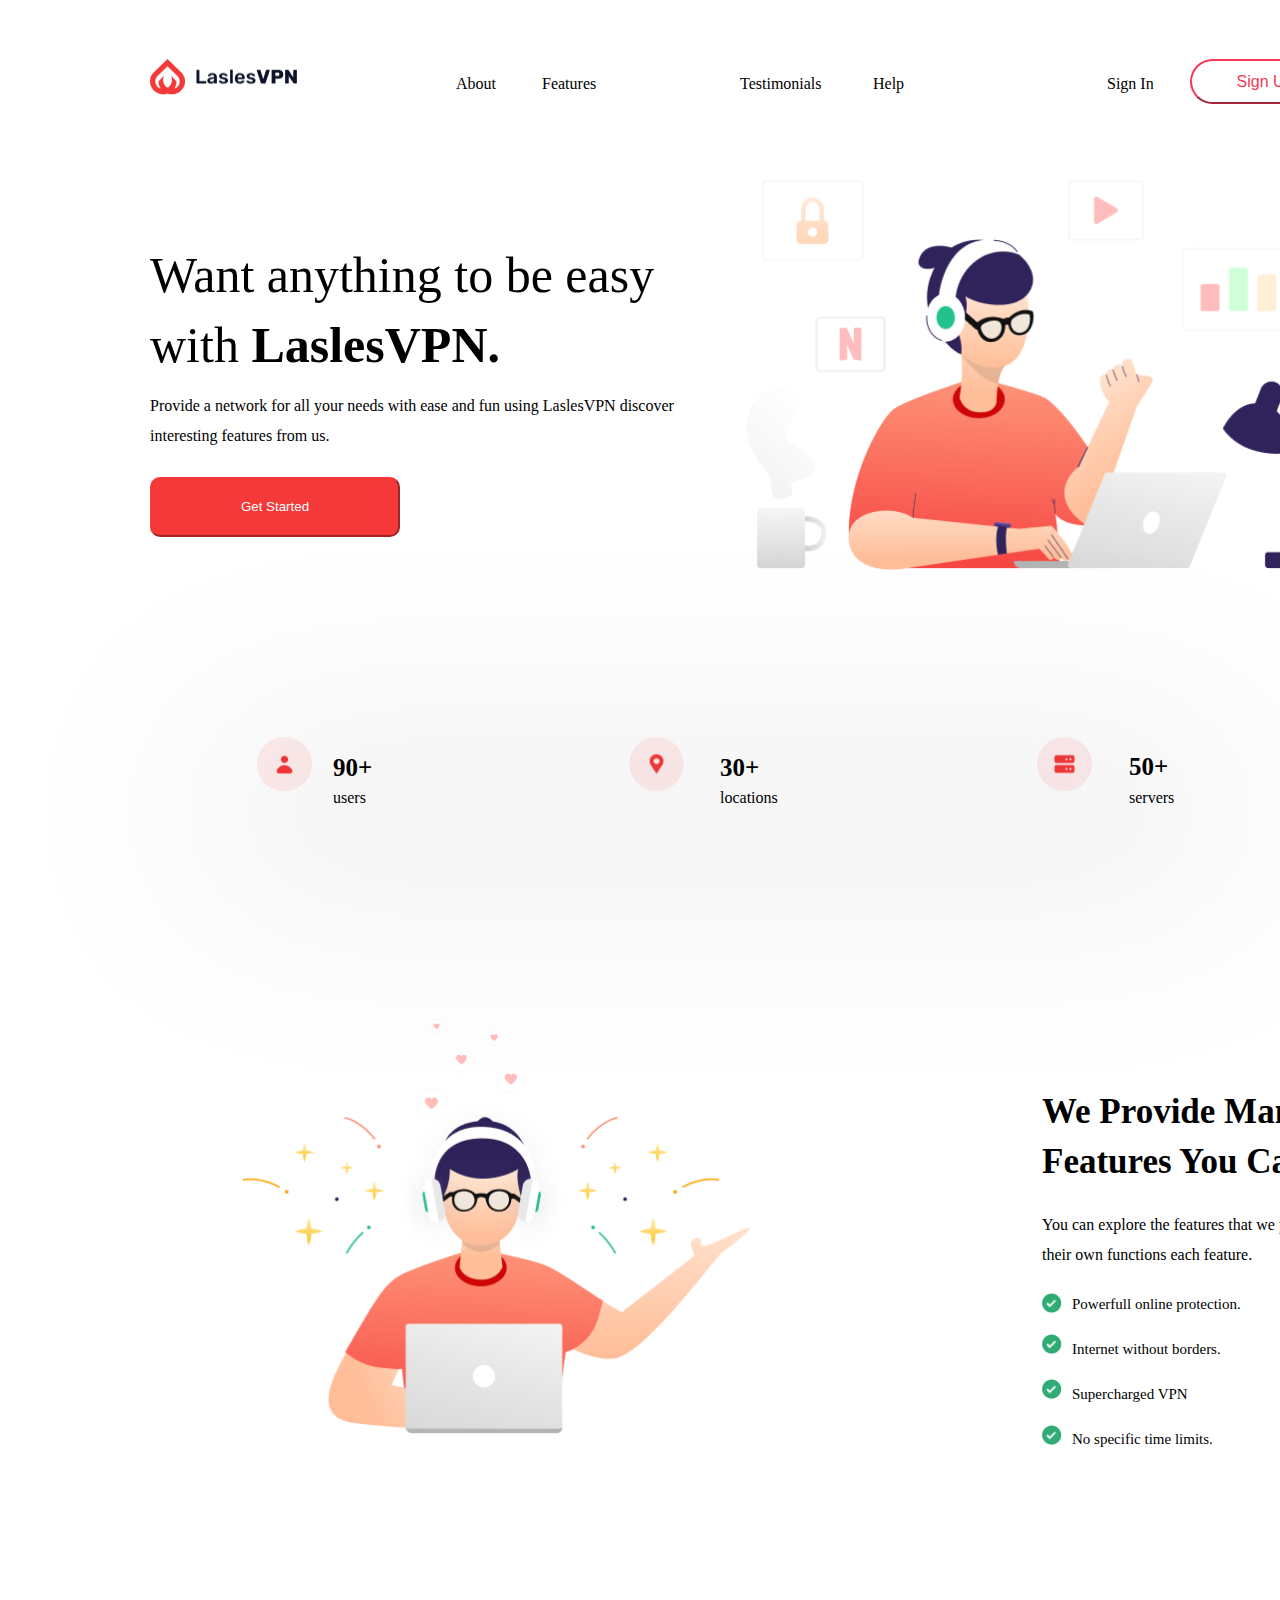
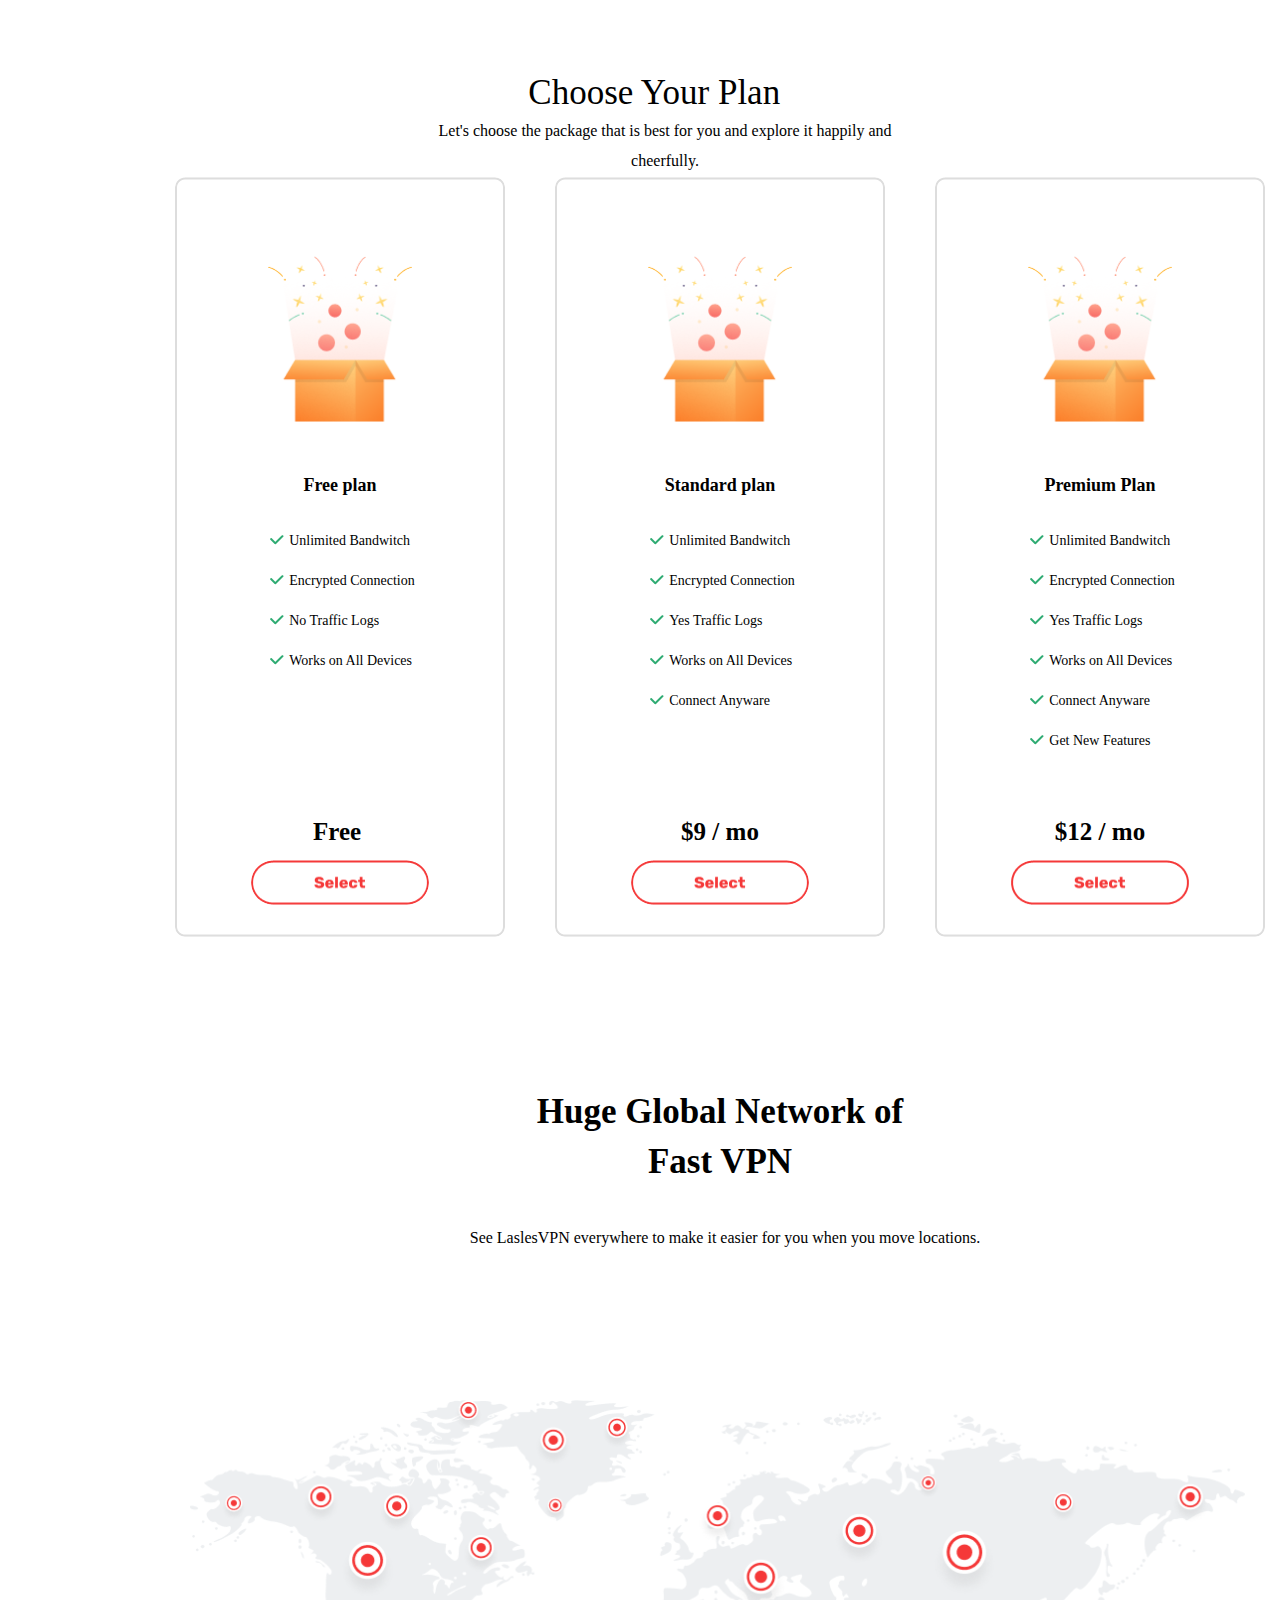
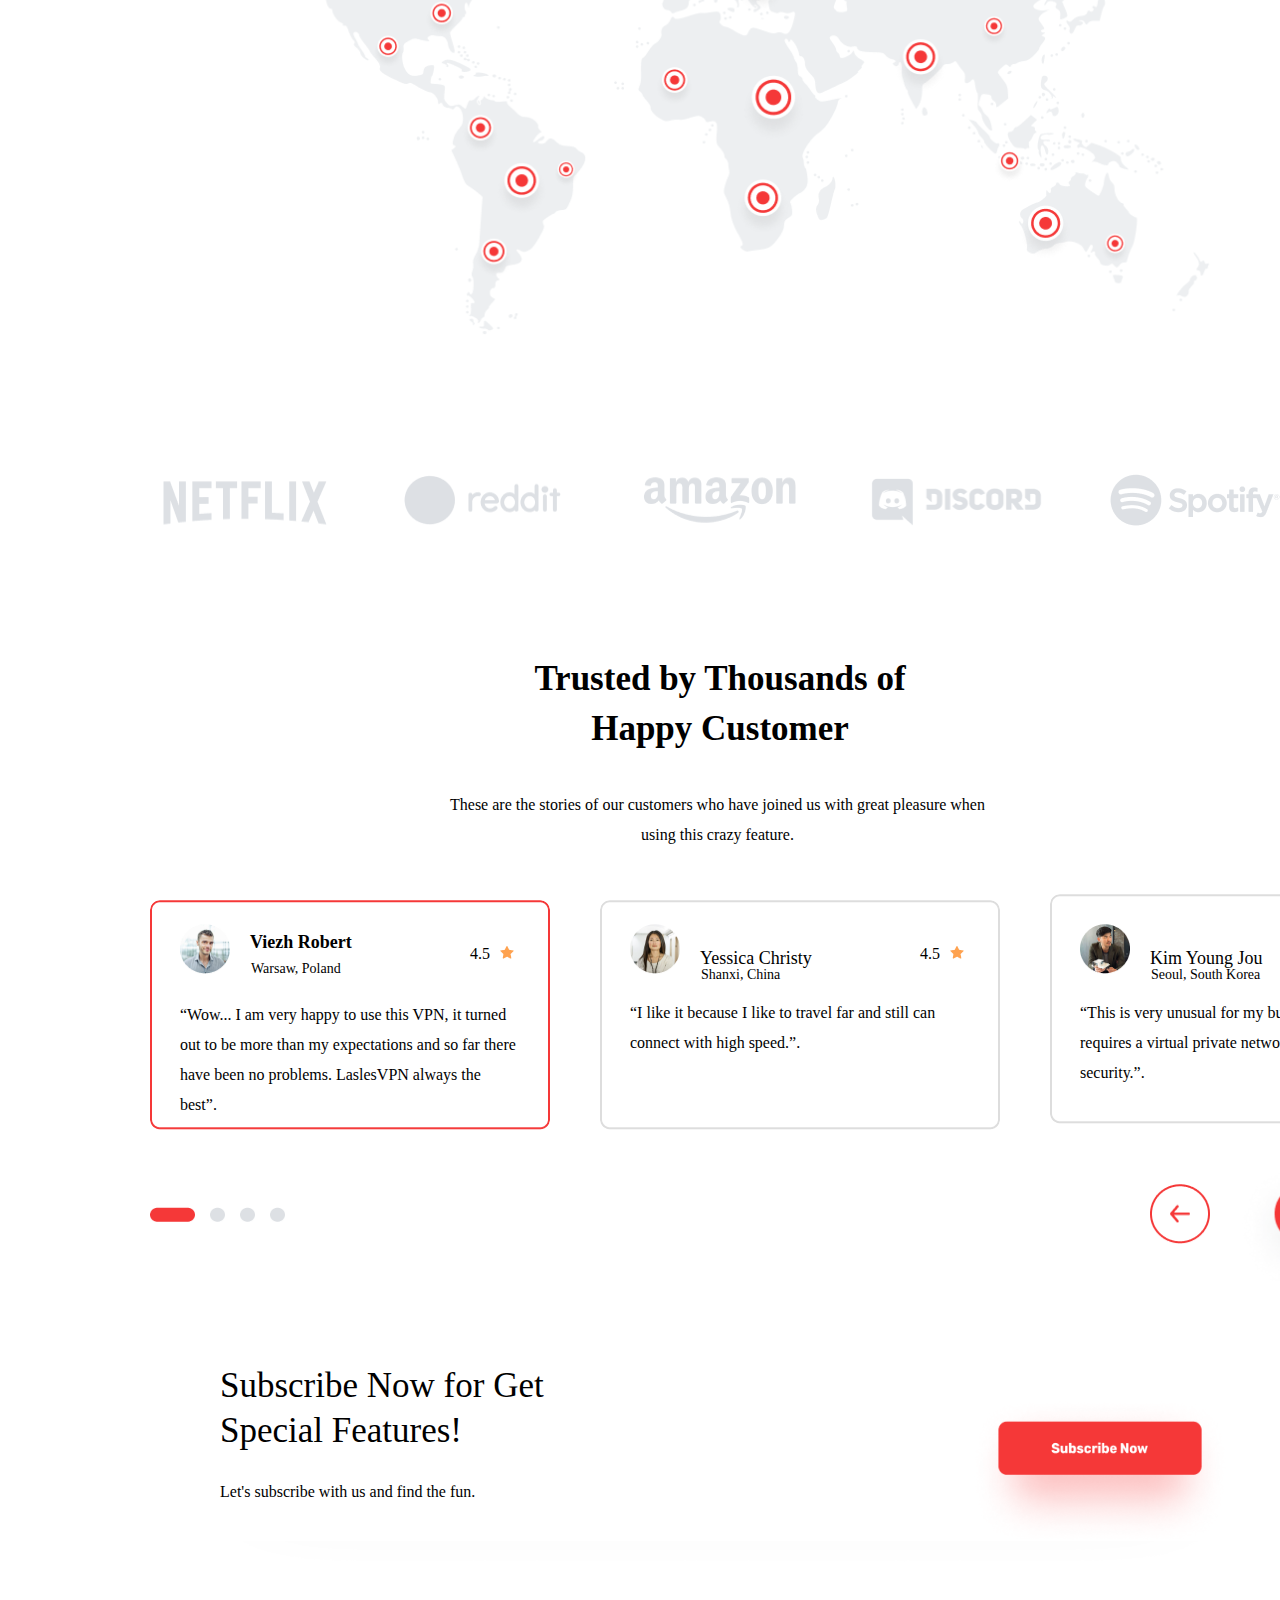
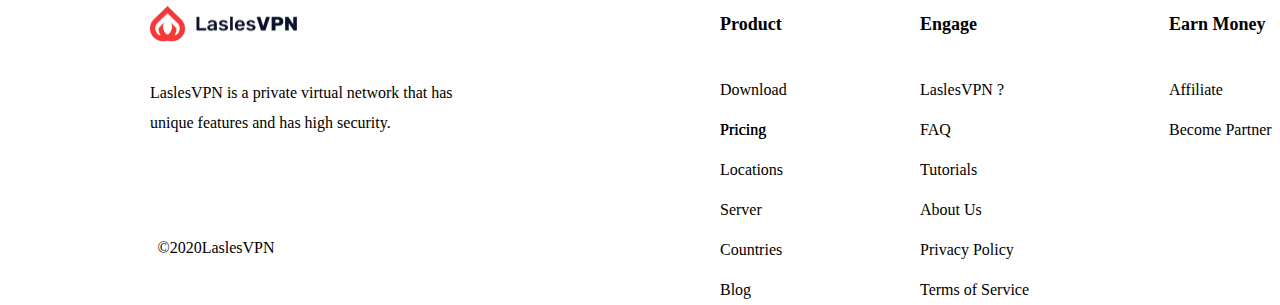
<file: Lesson 999/Index.html>
<!DOCTYPE html>
<html lang="en">
<head>
    <meta charset="UTF-8">
    <meta http-equiv="X-UA-Compatible" content="IE=edge">
    <meta name="viewport" content="width=device-width, initial-scale=1.0">
    <title>Document</title>
    <link rel="stylesheet" href="CSS/style.css  ">
</head>
<body>
    <div class="uplist">
        <img class="logo" src="Logo.png" alt="">
        <p class="about">About</p>
        <p class="features">Features</p>
        <p class="pricing">Pricing</p>
        <p class="testimonials">Testimonials</p>
        <p class="help">Help</p>
        <p class="signin">Sign In</p>
        <button class="signup" onclick="test_assign()">Sign Up</button>
    </div>
    <div class="getstarted"> 
        <h1>Want anything to be easy with <span class="bold">LaslesVPN.</span> </h1>
        <p class="provide">Provide a network for all your needs with ease and fun using LaslesVPN discover interesting features from us.</p>
        <button class="getst" onclick="get_started()">Get Started</button>
        <img class="pic1" src="pic1.png" alt="">
    </div>
    <div class="uls">
        <img class="user" src="user.png" alt="">
        <img class="loc" src="location.png" alt="">
        <img class="serv" src="Server.png" alt="">
        <h2>90+</h2>
        <p class="us">users</p>
        <h3>30+</h3>
        <p class="lo">locations</p>
        <h4>50+</h4>
        <p class="se">servers</p>
        <img class="shadow" src="shadow.png" alt="">
    </div>
    <div class="features">
        <img class="pic2" src="pic2.png" alt="">
        <h5>We Provide Many Features You Can Use</h5>
        <p class="ucan">You can explore the features that we provide with fun and have their own functions each feature.</p>
        <p class="power">Powerfull online protection.</p>
        <p class="int">Internet without borders.</p>
        <p class="VPN">Supercharged VPN</p>
        <p class="Nos">No specific time limits.</p>
        <img class="si" src="yes.png" alt="">
        <img class="yes" src="yes2.png" alt="">
        <img class="da" src="yes3.png" alt="">
        <img class="tak" src="yes4.png" alt="">
    </div>
    <div class="plans1">
        <img class="ramka" src="ramka.png" alt="" onmouseover="over(this)" onmouseout="out(this)"><br>
        <h6>Choose Your Plan</h6>
        <p class="package">Let's choose the package that is best for you and explore it happily and cheerfully.</p>
        <img class="Free1" src="Free.png" alt="">
        <p class="frplan">Free plan</p>
        <p class="unband1">Unlimited Bandwitch</p>
        <p class="Encon1">Encrypted Connection</p>
        <p class="Notl1">No Traffic Logs</p>
        <p class="Woad1">Works on All Devices</p>
        <p class="Freebut">Free</p>
        <img class="vec1" src="Vector.png" alt="">
        <img class="vec2" src="Vector.png" alt="">
        <img class="vec3" src="Vector.png" alt="">
        <img class="vec4" src="Vector.png" alt="">
        <img class="select" src="select.png" alt="" onmouseover="over2(this)" onmouseout="out2(this)"><br>
    </div>
    <div class="plans2">
        <img class="ramka2" src="ramka.png" alt="" onmouseover="over3(this)" onmouseout="out3(this)"><br>
        <img class="Free2" src="Free.png" alt="">
        <p class="stplan">Standard plan</p>
        <p class="unband2">Unlimited Bandwitch</p>
        <p class="Encon2">Encrypted Connection</p>
        <p class="Notl2">Yes Traffic Logs</p>
        <p class="Woad2">Works on All Devices</p>
        <p class="Conan1">Connect Anyware</p>
        <p class="Freebut2">$9 / mo</p>
        <img class="vec11" src="Vector.png" alt="">
        <img class="vec21" src="Vector.png" alt="">
        <img class="vec31" src="Vector.png" alt="">
        <img class="vec41" src="Vector.png" alt="">
        <img class="vec51" src="Vector.png" alt="">
        <img class="select2" src="select.png" alt="" onmouseover="over4(this)" onmouseout="out4(this)"><br>
    </div>
    <div class="plans3">
        <img class="ramka3" src="ramka.png" alt="" onmouseover="over5(this)" onmouseout="out5(this)"><br>
        <img class="Free3" src="Free.png" alt="">
        <p class="prplan">Premium Plan</p>
        <p class="unband3">Unlimited Bandwitch</p>
        <p class="Encon3">Encrypted Connection</p>
        <p class="Notl3">Yes Traffic Logs</p>
        <p class="Woad3">Works on All Devices</p>
        <p class="Conan2">Connect Anyware</p>
        <p class="GetNF">Get New Features</p>
        <p class="Freebut3">$12 / mo</p>
        <img class="vec111" src="Vector.png" alt="">
        <img class="vec211" src="Vector.png" alt="">
        <img class="vec311" src="Vector.png" alt="">
        <img class="vec411" src="Vector.png" alt="">
        <img class="vec511" src="Vector.png" alt="">
        <img class="vec611" src="Vector.png" alt="">
        <img class="select3" src="select.png" alt="" onmouseover="over6(this)" onmouseout="out6(this)"><br>
    </div>
    <div class="global">
        <h7>Huge Global Network of Fast VPN</h7>
        <p class="seeVPN">See LaslesVPN everywhere to make it easier for you when you move locations.</p>
        <img class="World" src="World.png" alt="">
        <img class="netf" src="Netflix.png" alt="">
        <img class="redd" src="Reddit.png" alt="">
        <img class="amaz" src="Amazon.png" alt="">
        <img class="disc" src="Discord.png" alt="">
        <img class="spot" src="Spotify.png" alt="">
    </div>
    <div class="happy">
        <h8>Trusted by Thousands of Happy Customer</h8>
        <p class="stories">These are the stories of our customers who have joined us with great pleasure when using this crazy feature.</p>
        <img class="tochki" src="tochki.png" alt="">
        <img class="left" src="left.png" alt="">
        <img class="right" src="right.png" alt="">
    </div>
    <div class="chel1">
        <img class="rama1" src="redrama.png" alt="">
        <img class="star1" src="star.png" alt="">
        <p class="Robert">Viezh Robert</p>
        <p class="ozenka1">4.5</p>
        <img class="urod" src="clown.png" alt="">
        <p class="lyax">Warsaw, Poland</p>
        <p class="wow">“Wow... I am very happy to use this VPN, it turned out to be more than my expectations and so far there have been no problems. LaslesVPN always the best”.</p>
    </div>
    <div class="chel2">
        <img class="rama2" src="rama.png" alt="">
        <img class="star2" src="star.png" alt="">
        <p class="Yessica">Yessica Christy</p>
        <p class="Kitay">Shanxi, China</p>
        <p class="topovo">“I like it because I like to travel far and still can connect with high speed.”.</p>
        <img class="baba" src="femka.png" alt="">
        <p class="ozenka2">4.5</p>
    </div>
    <div class="chel3">
        <img class="rama3" src="rama.png" alt="">
        <img class="star3" src="star.png" alt="">
        <p class="Kim">Kim Young Jou</p>
        <p class="lovekpop">Seoul, South Korea</p>
        <p class="ozenka3">4.5</p>
        <p class="stranno">“This is very unusual for my business that currently requires a virtual private network that has high security.”.</p>
        <img class="kitaez" src="kitaez.png" alt="">
    </div>
    <div class="subscribe">        
        <img class="ugol" src="ugly.png" alt="">
        <img class="white" src="pryamo.png" alt="">
        <h9>Subscribe Now for Get Special Features!</h9>
        <p class="lets">Let's subscribe with us and find the fun.</p>
        <img class="subsc" src="Subscribe.png" alt="">
    </div>
    <div class="end1">
        <img class="logo2" src="Logo.png" alt="">
        <p class="private">LaslesVPN is a private virtual network that has unique features and has high security.</p>
        <p class="lasles">©2020LaslesVPN</p>
        <h10>Product</h10>
        <p class="download">Download </p>
        <p class="pricing">Pricing</p>
        <p class="locations">Locations</p>
        <p class="server">Server</p>
        <p class="countries">Countries</p>
        <p class="blog">Blog</p>
        <h11>Engage</h11>
        <p class="vpn">LaslesVPN ? </p>
        <p class="faq">FAQ</p>
        <p class="tutors">Tutorials</p>
        <p class="aboutus">About Us</p>
        <p class="privacy">Privacy Policy</p>
        <p class="terms">Terms of Service</p>
        <h12>Earn Money</h12>
        <p class="affiliate">Affiliate</p>
        <p class="partner">Become Partner</p>
    </div>
</body>
    <script src="Script.js"></script>
</html>
</file>
<file: Lesson 999/CSS/style.css>
.logo {
position: absolute;
height: 36px;
width: 149px;
left: 150px;
top: 59px;
}
.about {
position: absolute;
height: 19px;
width: 46px;
left: 456px;
top: 59px;
font-family: Rubik;
font-style: normal;
font-weight: normal;              
}
.features {
height: 19px;
width: 66px;
left: 542px;
top: 59px;
position: absolute;
font-family: Rubik;
font-style: normal;
font-weight: normal;
}
.pricing {
position: absolute;
height: 19px;
width: 52px;
left: 648px;
top: 59px;
font-family: Rubik;
font-style: normal;
font-weight: normal;
}
.testimonials {
position: absolute;
height: 19px;
width: 93px;
left: 740px;
top: 59px;
font-family: Rubik;
font-style: normal;
font-weight: normal;
}
.help {
position: absolute;
height: 19px;
width: 34px;
left: 873px;
top: 59px;
font-family: Rubik;
font-style: normal;
font-weight: normal;
}
.signin {
position: absolute;
height: 19px;
width: 53px;
left: 1107px;
top: 59px;
}
.signup {
position: absolute;
height: 45px;
width: 150px;
left: 1190px;
top: 59px;
border-radius: 50px;
border-color: #F53855;
background-color: white;
color: #F53855;
font-weight: 500;
font-size: 16px;
line-height: 19px;
}


h1 {
position: absolute;
width: 555px;
height: 140px;
left: 150px;
top: 206.77px;      
font-family: Rubik;
font-style: normal;
font-weight: 500;
font-size: 50px;
line-height: 70px;
}
.bold {
font-weight: 800;    
}
.provide {
position: absolute;
width: 555px;
height: 60px;
left: 150px;
top: 375px;
font-family: Rubik;
font-style: normal;
font-weight: normal;
font-size: 16px;
line-height: 30px;
}
.getst {
position: absolute;
width: 250px;
height: 60px;
color: white;
border-color: #F53838;
left: 150px;
top: 476.77px;
background: #F53838;
border-radius: 10px;
}
.pic1 {
position: absolute;
width: 611px;
height: 390px;
left: 746px;
top: 180px;    
}


.user {
position: absolute;
width: 55px;
height: 55px;
left: 256.5px;
top: 737.05px;
}
.loc {
position: absolute;
width: 55px;
height: 55px;
left: 628.5px;
top: 737.05px;
}
.serv {
position: absolute;
width: 55px;
height: 55px;
left: 1037px;
top: 737.05px;
}
h2 {
position: absolute;
width: 49px;
height: 30px;
left: 333px;
top: 732px;
font-family: Rubik;
font-style: normal;
font-weight: bold;
font-size: 25px;
line-height: 30px;
}
h3 {
position: absolute;
width: 49px;
height: 30px;
left: 720px;
top: 728px;
font-family: Rubik;
font-style: normal;
font-weight: bold;
font-size: 25px;
line-height: 30px;
}
h4 {
position: absolute;
width: 49px;
height: 30px;
left: 1129px;
top: 719px;
font-family: Rubik;
font-style: normal;
font-weight: bold;
font-size: 25px;
line-height: 30px;
}
.us {
position: absolute;
width: 53px;
height: 30px;
left: 333px;
top: 767px;
font-family: Rubik;
font-style: normal;
font-weight: normal;
font-size: 16px;
line-height: 30px;
}
.lo {
position: absolute;
width: 91px;
height: 30px;
left: 720px;
top: 767px;
font-family: Rubik;
font-style: normal;
font-weight: normal;
font-size: 16px;
line-height: 30px;
}
.se {
position: absolute;
width: 71px;
height: 30px;
left: 1129px;
top: 767px;
font-family: Rubik;
font-style: normal;
font-weight: normal;
font-size: 16px;
line-height: 30px;
}
.shadow {
position: absolute;
width: 1068.84px;
height: 189.22px;
left: 185.58px;
top: 717.35px;
background: #0D1025;
opacity: 0.06;
filter: blur(114px);
border-radius: 10px;
}



.pic2 {
position: absolute;
width: 508.12px;
height: 414.71px;
left: -300px;
top: 960.38px;
}
h5 {
position: absolute;
width: 383.41px;
height: 100px;
left: 500px;
top: 970px;
font-weight: 800;
font-family: Rubik;
font-style: normal;
font-size: 35px;
line-height: 50px;
}
.ucan {
position: absolute;
width: 427.88px;
height: 60px;
left: 500px;
top: 1134.55px;
font-family: Rubik;
font-style: normal;
font-weight: normal;
font-size: 16px;
line-height: 30px;
}
.power {
position: absolute;
width: 179px;
height: 30px;
left: 530px;
top: 1214.55px;
font-family: Rubik;
font-style: normal;
font-weight: normal;
font-size: 15px;
line-height: 30px;
}
.int {
position: absolute;
width: 163px;
height: 30px;
left: 530px;
top: 1259.55px;
font-family: Rubik;
font-style: normal;
font-weight: normal;
font-size: 15px;
line-height: 30px;
}
.VPN {
position: absolute;
width: 123px;
height: 30px;
left: 530px;
top: 1304.55px;
font-family: Rubik;
font-style: normal;
font-weight: normal;
font-size: 15px;
line-height: 30px;
}
.Nos {
position: absolute;
width: 145px;
height: 30px;
left: 530px;
top: 1349.55px;
font-family: Rubik;
font-style: normal;
font-weight: normal;
font-size: 15px;
line-height: 30px;
}
.si {
height: 20px;
width: 20px;
left: 500px;
top: 1234px;
position: absolute;
}
.yes {
height: 20px;
width: 20px;
left: 500px;
top: 1275px;
position: absolute;}
.da {
height: 20px;
width: 20px;
left: 500px;
top: 1320px;
position: absolute;}
.tak {
height: 20px;
width: 20px;
left: 500px;
top: 1366px;
position: absolute;
}


.ramka {
position: absolute;
width: 330px;
height: 760px;
left: 175px;
top: 1776.55px;
background: #FFFFFF;
border-radius: 10px;
}
h6 {
position: absolute;
width: 383.41px;
height: 50px;
left: 528.3px;
top: 1586.55px;
font-family: Rubik;
font-style: normal;
font-weight: 500;
font-size: 35px;
line-height: 50px;
}
.package {
position: absolute;
width: 510px;
height: 60px;
left: 410px;
top: 1700px;
font-family: Rubik;
font-style: normal;
font-weight: normal;
font-size: 16px;
line-height: 30px;
text-align: center;
}
.Free1 {
position: absolute;
width: 144.9px;
height: 165.37px;
left: 267.55px;
top: 1856.18px;
}
.frplan {
position: absolute;
width: 82px;
height: 30px;
left: 299px;
top: 2051.55px;
font-family: Rubik;
font-style: normal;
font-weight: 700;
font-size: 18px;
line-height: 30px;
text-align: center;
}
.unband1 {
position: absolute;
width: 136px;
height: 30px;
left: 289.13px;
top: 2111.55px;
font-family: Rubik;
font-style: normal;
font-weight: normal;
font-size: 14px;
line-height: 30px;
}
.Encon1 {
position: absolute;
width: 146px;
height: 30px;
left: 289.13px;
top: 2151.55px;
font-family: Rubik;
font-style: normal;
font-weight: normal;
font-size: 14px;
line-height: 30px;
}
.Notl1 {
position: absolute;
width: 95px;
height: 30px;
left: 289.13px;
top: 2191.55px;
font-family: Rubik;
font-style: normal;
font-weight: normal;
font-size: 14px;
line-height: 30px;
}
.Woad1 {
position: absolute;
width: 132px;
height: 30px;
left: 289.13px;
top: 2231.55px;
font-family: Rubik;
font-style: normal;
font-weight: normal;
font-size: 14px;
line-height: 30px;
}
.Freebut {
position: absolute;
width: 54px;
height: 30px;
left: 313px;
top: 2391.55px;
font-family: Rubik;
font-style: normal;
font-weight: 700;
font-size: 25px;
line-height: 30px;
}
.vec1 {
position: absolute;
left: 270px;
top: 2135px;
}
.vec2 {
position: absolute;
left: 270px;
top: 2175px;
}
.vec3 {
position: absolute;
left: 270px;
top: 2215px;
}
.vec4 {
position: absolute;
left: 270px;
top: 2255px;
}
.select {
position: absolute;
width: 177.88px;
height: 45px;
left: 251.06px;
top: 2460px;
border-radius: 50px;
}


.ramka2 {
position: absolute;
width: 330px;
height: 760px;
left: 555px;
top: 1776.55px;
background: #FFFFFF;
border-radius: 10px;
}
.Free2 {
position: absolute;
width: 144.9px;
height: 165.37px;
left: 647.55px;
top: 1856.18px;
}
.stplan {
position: absolute;
width: 123px;
height: 30px;
left: 658.5px;
top: 2051.55px;
font-family: Rubik;
font-style: normal;
font-weight: 700;
font-size: 18px;
line-height: 30px;
text-align: center;
}
.unband2 {
position: absolute;
width: 136px;
height: 30px;
left: 669.27px;
top: 2111.55px;
font-family: Rubik;
font-style: normal;
font-weight: normal;
font-size: 14px;
line-height: 30px;
}
.Encon2 {
position: absolute;
width: 146px;
height: 30px;
left: 669.27px;
top: 2151.55px;
font-family: Rubik;
font-style: normal;
font-weight: normal;
font-size: 14px;
line-height: 30px;
}
.Notl2 {
position: absolute;
width: 100px;
height: 30px;
left: 669.27px;
top: 2191.55px;
font-family: Rubik;
font-style: normal;
font-weight: normal;
font-size: 14px;
line-height: 30px;
}
.Woad2 {
position: absolute;
width: 132px;
height: 30px;
left: 669.27px;
top: 2231.55px;
font-family: Rubik;
font-style: normal;
font-weight: normal;
font-size: 14px;
line-height: 30px;
}
.Conan1 {
position: absolute;
width: 116px;
height: 30px;
left: 669.27px;
top: 2271.55px;
font-family: Rubik;
font-style: normal;
font-weight: normal;
font-size: 14px;
line-height: 30px;
}
.Freebut2 {
position: absolute;
width: 92px;
height: 30px;
left: 674px;
top: 2391.55px;
font-family: Rubik;
font-style: normal;
font-weight: 700;
font-size: 25px;
line-height: 30px;
text-align: center;
}
.vec11 {
position: absolute;
left: 650px;
top: 2135px;
}
.vec21 {
position: absolute;
left: 650px;
top: 2175px;
}
.vec31 {
position: absolute;
left: 650px;
top: 2215px;
}
.vec41 {
position: absolute;
left: 650px;
top: 2255px;
}   
.vec51 {
position: absolute;
left: 650px;
top: 2295px;
}
.select2 {
position: absolute;
width: 177.88px;
height: 45px;
left: 631.06px;
top: 2460px;
border-radius: 50px;
}


.ramka3 {
position: absolute;
width: 330px;
height: 760px;
left: 935px;
top: 1776.55px;
background: #FFFFFF;
border-radius: 10px;
}
.Free3 {
position: absolute;
width: 144.9px;
height: 165.37px;
left: 1027.55px;
top: 1856.18px;
}
.prplan {
position: absolute;
width: 121px;
height: 30px;
left: 1039.5px;
top: 2051.55px;
font-family: Rubik;
font-style: normal;
font-weight: 700;
font-size: 18px;
line-height: 30px;
text-align: center;
}
.unband3 {
position: absolute;
width: 136px;
height: 30px;
left: 1049.27px;
top: 2111.55px;
font-family: Rubik;
font-style: normal;
font-weight: normal;
font-size: 14px;
line-height: 30px;
}
.Encon3 {
position: absolute;
width: 146px;
height: 30px;
left: 1049.27px;
top: 2151.55px;
font-family: Rubik;
font-style: normal;
font-weight: normal;
font-size: 14px;
line-height: 30px;
}
.Notl3 {
position: absolute;
width: 100px;
height: 30px;
left: 1049.27px;
top: 2191.55px;
font-family: Rubik;
font-style: normal;
font-weight: normal;
font-size: 14px;
line-height: 30px;
}
.Woad3 {
position: absolute;
width: 132px;
height: 30px;
left: 1049.27px;
top: 2231.55px;
font-family: Rubik;
font-style: normal;
font-weight: normal;
font-size: 14px;
line-height: 30px;
}
.Conan2 {
position: absolute;
width: 116px;
height: 30px;
left: 1049.27px;
top: 2271.55px;
font-family: Rubik;
font-style: normal;
font-weight: normal;
font-size: 14px;
line-height: 30px;
}
.GetNF {
position: absolute;
width: 116px;
height: 30px;
left: 1049.27px;
top: 2311.55px;
font-family: Rubik;
font-style: normal;
font-weight: normal;
font-size: 14px;
line-height: 30px;
}
.Freebut3 {
position: absolute;
width: 104px;
height: 30px;
left: 1048px;
top: 2391.55px;
font-family: Rubik;
font-style: normal;
font-weight: 700;
font-size: 25px;
line-height: 30px;
text-align: center;
}
.vec111 {
position: absolute;
left: 1030px;
top: 2135px
}
.vec211 {
position: absolute;
left: 1030px;
top: 2175px;
}
.vec311 {
position: absolute;
left: 1030px;
top: 2215px;
}
.vec411 {
position: absolute;
left: 1030px;
top: 2255px;
}
.vec511 {
position: absolute;
left: 1030px;
top: 2295px;
}
.vec611 {
position: absolute;
left: 1030px;
top: 2335px;
}
.select3 {
position: absolute;
width: 177.88px;
height: 45px;
left: 1011.06px;
top: 2460px;
}


h7 {
position: absolute;
width: 383.41px;
height: 100px;
left: 528.3px;
top: 2686.55px;
font-family: Rubik;
font-style: normal;
font-weight: 800;
font-size: 35px;
line-height: 50px;
text-align: center;
}
.seeVPN {
 position: absolute;
width: 550px;
height: 60px;
left: 450px;
top: 2806.55px;
font-family: Rubik;
font-style: normal;
font-weight: normal;
font-size: 16px;
line-height: 30px;
text-align: center;
}
.World {
position: absolute;
width: 1055px;
height: 535px;
left: 190px;
top: 3000px;
}
.netf {
position: absolute;
width: 200px;
height: 112.5px;
left: 145px;
top: 3643.84px;
}
.redd {
position: absolute;
width: 156.25px;
height: 50.62px;
left: 404.38px;
top: 3674.78px;
}
.amaz {
position: absolute;
width: 277.76px;
height: 208.32px;
left: 581.12px;
top: 3595.93px;
}
.disc {
position: absolute;
width: 187.02px;
height: 63.59px;
left: 862.5px;
top: 3670.09px;
}
.spot {
position: absolute;
width: 171.28px;
height: 51.34px;
left: 1109.36px;
top: 3674.42px;
}

h8 {
position: absolute;
width: 447.81px;
height: 100px;
left: 496.1px;
top: 3854.25px;
font-family: Rubik;
font-style: normal;
font-weight: 800;
font-size: 35px;
line-height: 50px;
text-align: center;
}
.stories {
position: absolute;
width: 550px;
height: 60px;
left: 442.5px;
top: 3974.25px;
font-family: Rubik;
font-style: normal;
font-weight: normal;
font-size: 16px;
line-height: 30px;
text-align: center;

}
.tochki {
position: absolute;
width: 135px;
height: 15px;
left: 150px;
top: 4406.75px;
}
.left {
position: absolute;
width: 60px;
height: 60px;
left: 1150px;
top: 4384.25px;
}
.right {
position: absolute;
width: 150px;
height: 150px;
left: 1230px;
top: 4353px;
}


.rama1 {
position: absolute;
width: 400px;
height: 230px;
left: 150px;
top: 4100px;
background: #FFFFFF;
border-radius: 10px;
}
.star1 {
position: absolute;
left: 500px;
top: 4145px;
}
.ozenka1 {
position: absolute;
width: 24px;
height: 16px;
left: 470px;
top: 4130px;
font-family: Rubik;
font-style: normal;
font-weight: normal;
font-size: 16px;
line-height: 30px;
display: flex;
align-items: center;
}
.Robert {
position: absolute;
width: 112px;
height: 18px;
left: 250px;
top: 4115px;
font-family: Rubik;
font-style: normal;
font-weight: 700;
font-size: 18px;
line-height: 30px;
display: flex;
align-items: center;
text-align: center;
}
.urod {
position: absolute;
width: 50px;
height: 50px;
left: 180px;
top: 4124.25px;
}
.lyax {
position: absolute;
width: 101px;
height: 14px;
left: 251px;
top: 4148px;
font-family: Rubik;
font-style: normal;
font-weight: normal;
font-size: 14px;
line-height: 30px;
display: flex;
align-items: center;
text-align: center;
}
.wow {
position: absolute;
width: 340px;
height: 100px;
left: 180px;
top: 4194.25px;
font-family: Rubik;
font-style: normal;
font-weight: normal;
font-size: 16px;
line-height: 30px;
display: flex;
align-items: center;
}

.rama2 {
position: absolute;
width: 400px;
height: 230px;
left: 600px;
top: 4100px;
border-radius: 10px;
}
.star2 {
position: absolute;
left: 950px;
top: 4145px;
}
.Yessica {
position: absolute;
width: 142.02px;
height: 18px;
left: 700px;
top: 4130.75px;
font-family: Rubik;
font-style: normal;
font-weight: 500;
font-size: 18px;
line-height: 30px;
display: flex;
align-items: center;
}
.Kitay {
position: absolute;
width: 109.36px;
height: 14px;
left: 701px;
top: 4153.75px;
font-family: Rubik;
font-style: normal;
font-weight: normal;
font-size: 14px;
line-height: 30px;
display: flex;
align-items: center;
}
.topovo {
position: absolute;
width: 340px;
height: 100px;
left: 630px;
top: 4182.25px;
font-family: Rubik;
font-style: normal;
font-weight: normal;
font-size: 16px;
line-height: 30px;
}
.baba {
position: absolute;
width: 50px;
height: 50px;
left: 630px;
top: 4124.25px;
}
.ozenka2 {
position: absolute;
width: 24px;
height: 16px;
left: 920px;
top: 4130px;
font-family: Rubik;
font-style: normal;
font-weight: normal;
font-size: 16px;
line-height: 30px;
display: flex;
align-items: center;
}


.rama3 {
position: absolute;
width: 400px;
height: 230px;
left: 1050px;
top: 4094.25px;
border-radius: 10px;
}
.star3 {
position: absolute;
left: 1400px;
top: 4145px;
}
.Kim {
position: absolute;
width: 142.02px;
height: 18px;
left: 1150px;
top: 4130.75px;
font-family: Rubik;
font-style: normal;
font-weight: 500;
font-size: 18px;
line-height: 30px;
display: flex;
align-items: center;
}
.lovekpop {
position: absolute;
width: 127.34px;
height: 14px;
left: 1151px;
top: 4153.75px;
font-family: Rubik;
font-style: normal;
font-weight: normal;
font-size: 14px;
line-height: 30px;
display: flex;
align-items: center;
}
.ozenka3 {
position: absolute;
width: 24px;
height: 16px;
left: 1370px;
top: 4130px;
font-family: Rubik;
font-style: normal;
font-weight: normal;
font-size: 16px;
line-height: 30px;
display: flex;
align-items: center;
}
.stranno {
position: absolute;
width: 340px;
height: 100px;
left: 1080px;
top: 4177.25px;
font-family: Rubik;
font-style: normal;
font-weight: normal;
font-size: 16px;
line-height: 30px;
display: flex;
align-items: center;
}
.kitaez {
position: absolute;
width: 50px;
height: 50px;
left: 1080px;
top: 4124.25px;
}


h9 {
position: absolute;
width: 371.61px;
height: 80px;
left: 220px;
top: 4567.78px;
font-family: Rubik;
font-style: normal;
font-weight: 500;
font-size: 35px;
line-height: 45px;
display: flex;
align-items: center;
}
.lets {
position: absolute;
width: 410px;
height: 16px;
left: 220px;
top: 4667.78px;
font-family: Rubik;
font-style: normal;
font-weight: normal;
font-size: 16px;
line-height: 30px;
display: flex;
align-items: center;
}
.subsc {
position: absolute;
width: 260px;
height: 150px;
left: 970px;
top: 4596px;
}
.white {
position: absolute;
width: 1140px;
height: 233px;
left: 150px;
top: 4509.28px;
}
.ugol {
position: absolute;
width: 1077.17px;
height: 250px;
left: 181.41px;
top: 4525.78px;
}


.logo2 {
position: absolute;
width: 149px;
height: 36.23px;
left: 150px;
top: 4805.78px;
}
.private {
position: absolute;
width: 340px;
height: 61.57px;
left: 150px;
top: 4862.01px;
font-family: Rubik;
font-style: normal;
font-weight: 500;
font-size: 16px;
line-height: 30px;
}
.lasles {
position: absolute;
width: 132px;
height: 30px;
left: 150px;
top: 5017.18px;
font-family: Rubik;
font-style: normal;
font-weight: normal;
font-size: 16px;
line-height: 30px;
text-align: center;
}
h10 {
position: absolute;
width: 71px;
height: 30px;
left: 720px;
top: 4808.89px;
font-family: Rubik;
font-style: normal;
font-weight: 650;
font-size: 18px;
line-height: 30px;
}
.download {
position: absolute;
width: 74px;
height: 30px;
left: 720px;
top: 4858.89px;
font-family: Rubik;
font-style: normal;
font-weight: normal;
font-size: 16px;
line-height: 30px;
}
.pricing {
position: absolute;
width: 52px;
height: 30px;
left: 720px;
top: 4898.89px;
font-family: Rubik;
font-style: normal;
font-weight: normal;
font-size: 16px;
line-height: 30px;
}
.locations {
position: absolute;
width: 73px;
height: 30px;
left: 720px;
top: 4938.89px;
font-family: Rubik;
font-style: normal;
font-weight: normal;
font-size: 16px;
line-height: 30px;
}
.server {
position: absolute;
width: 49px;
height: 30px;
left: 720px;
top: 4978.89px;
font-family: Rubik;
font-style: normal;
font-weight: normal;
font-size: 16px;
line-height: 30px;
}
.countries {
position: absolute;
width: 73px;
height: 30px;
left: 720px;
top: 5018.89px;
font-family: Rubik;
font-style: normal;
font-weight: normal;
font-size: 16px;
line-height: 30px;
}
.blog {
position: absolute;
width: 34px;
height: 30px;
left: 720px;
top: 5058.89px;
font-family: Rubik;
font-style: normal;
font-weight: normal;
font-size: 16px;
line-height: 30px;
}
h11 {
position: absolute;
width: 66px;
height: 30px;
left: 920px;
top: 4808.89px;
font-family: Rubik;
font-style: normal;
font-weight: 650;
font-size: 18px;
line-height: 30px;
}
.vpn {
position: absolute;
width: 91px;
height: 30px;
left: 920px;
top: 4858.89px;
font-family: Rubik;
font-style: normal;
font-weight: normal;
font-size: 16px;
line-height: 30px;
}
.faq {
position: absolute;
width: 30px;
height: 30px;
left: 920px;
top: 4898.89px;
font-family: Rubik;
font-style: normal;
font-weight: normal;
font-size: 16px;
line-height: 30px;
}
.tutors {
position: absolute;
width: 64px;
height: 30px;
left: 920px;
top: 4938.89px;
font-family: Rubik;
font-style: normal;
font-weight: normal;
font-size: 16px;
line-height: 30px;
}
.aboutus {
position: absolute;
width: 69px;
height: 30px;
left: 920px;
top: 4978.89px;
font-family: Rubik;
font-style: normal;
font-weight: normal;
font-size: 16px;
line-height: 30px;
}
.privacy {
position: absolute;
width: 103px;
height: 30px;
left: 920px;
top: 5018.89px;
font-family: Rubik;
font-style: normal;
font-weight: normal;
font-size: 16px;
line-height: 30px;
}
.terms {
position: absolute;
width: 123px;
height: 30px;
left: 920px;
top: 5058.89px;
font-family: Rubik;
font-style: normal;
font-weight: normal;
font-size: 16px;
line-height: 30px;
}
h12 {
position: absolute;
width: 102px;
height: 30px;
left: 1169px;
top: 4808.89px;
font-family: Rubik;
font-style: normal;
font-weight: 650;
font-size: 18px;
line-height: 30px;
}
.affiliate {
position: absolute;
width: 56px;
height: 30px;
left: 1169px;
top: 4858.89px;
font-family: Rubik;
font-style: normal;
font-weight: normal;
font-size: 16px;
line-height: 30px;
}
.partner {
position: absolute;
width: 121px;
height: 30px;
left: 1169px;
top: 4898.89px;
font-family: Rubik;
font-style: normal;
font-weight: normal;
font-size: 16px;
line-height: 30px;
}
</file>
